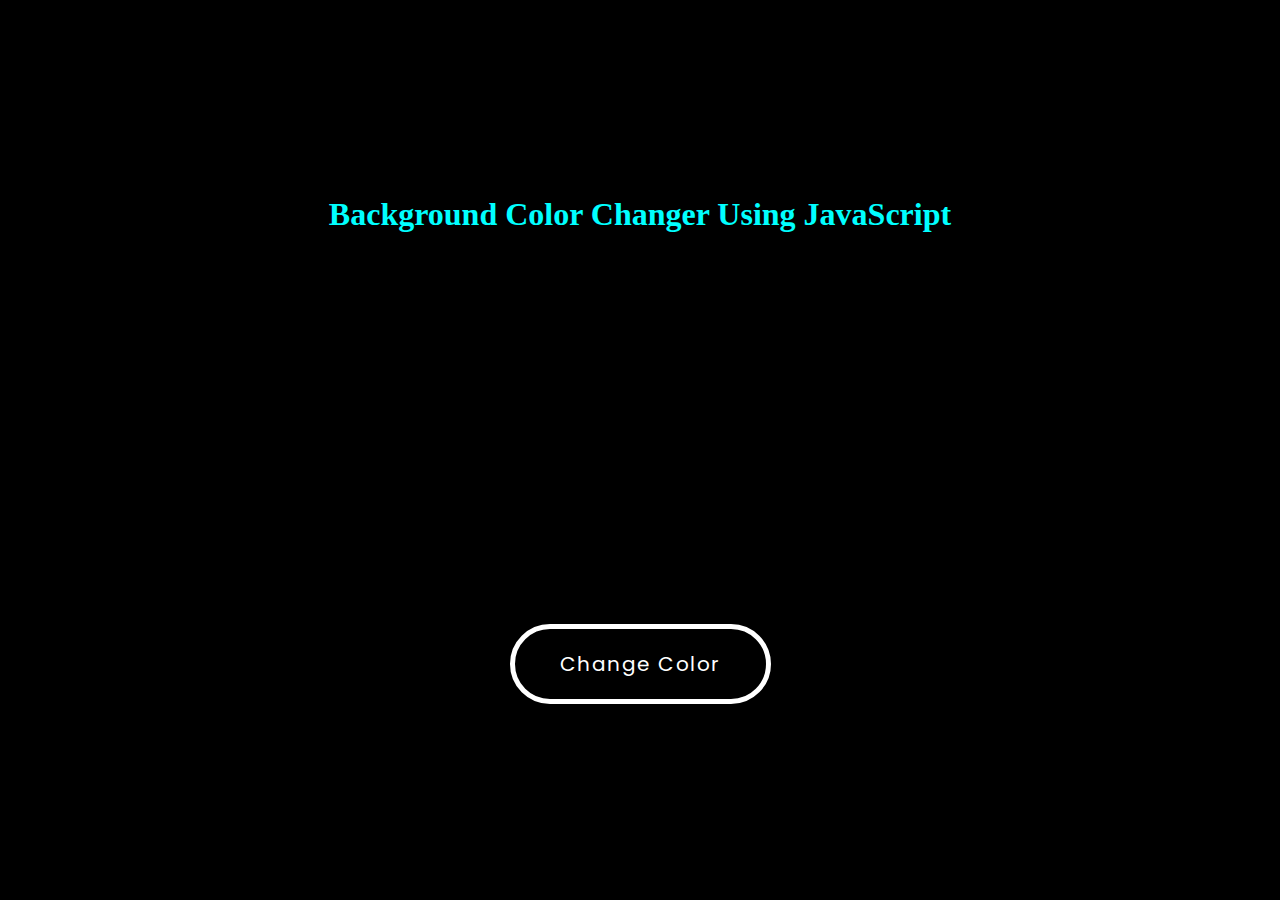
<file: Bg-Color-Changer-Using-JS/index.html>
<!DOCTYPE html>
<html lang="en">
  <head>
    <meta charset="UTF-8" />
    <meta http-equiv="X-UA-Compatible" content="IE=edge" />
    <meta name="viewport" content="width=device-width, initial-scale=1.0" />
    <title>Background Color Changer Using JavaScript</title>
    <link
      href="https://fonts.googleapis.com/css2?family=Poppins:wght@600&display=swap"
      rel="stylesheet"
    />
    <link rel="stylesheet" href="style.css">
    <script src="app.js"></script>
  </head>
  <body>
    <div class="cc">
        <h1>Background Color Changer Using JavaScript</h1>
    </div>
    <button onclick="changeColor()">Change Color</button>
  </body>
</html>
</file>
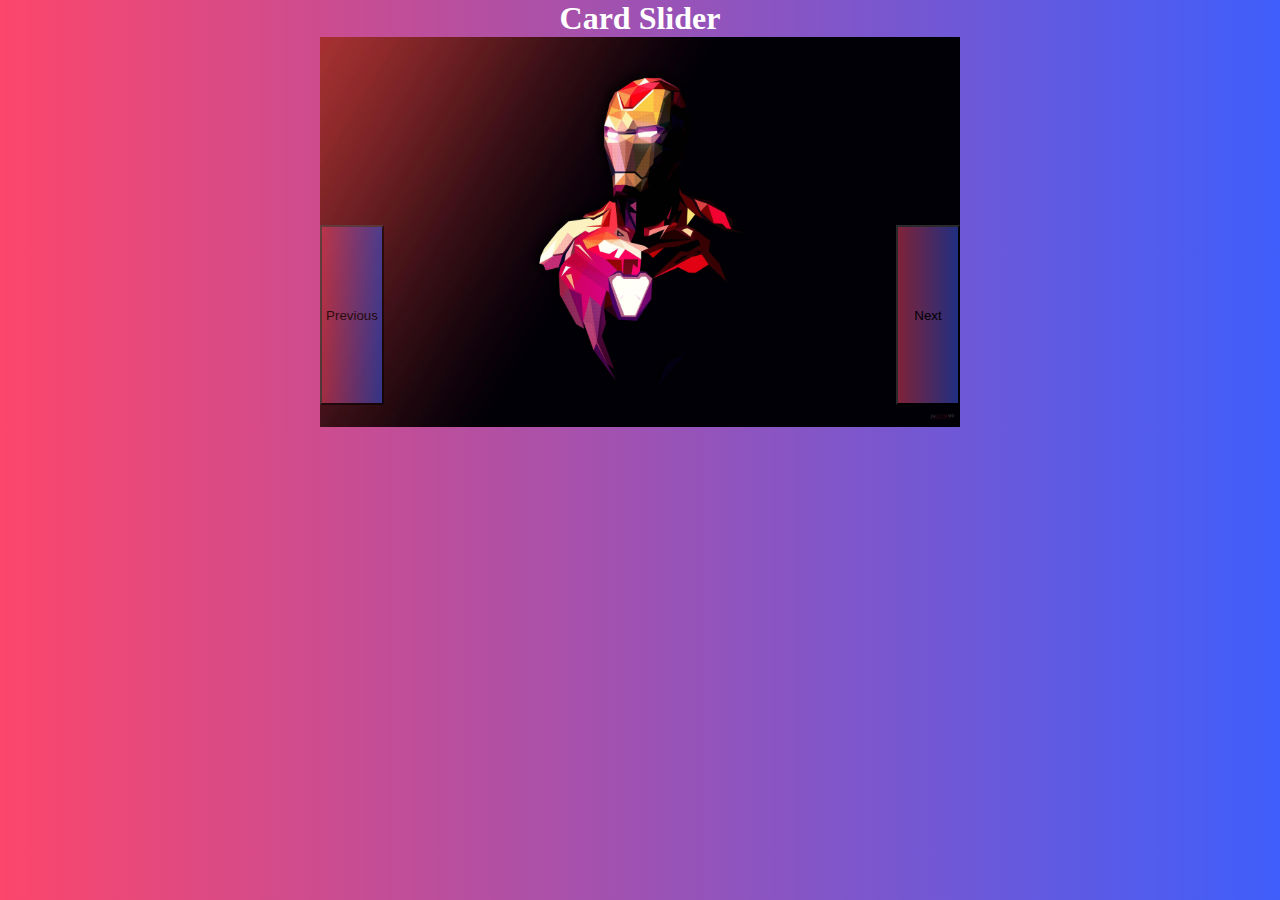
<file: Card-Slider-With-JS/index.html>
<!DOCTYPE html>
<html lang="en">
<head>
    <meta charset="UTF-8">
    <meta http-equiv="X-UA-Compatible" content="IE=edge">
    <meta name="viewport" content="width=device-width, initial-scale=1.0">
    <title>Card-Slider</title>
    <link rel="stylesheet" href="style.css">
</head>
<body>
    <h1>Card Slider</h1>
    <div class="card">
        <div class="cardContainer">
            <img class="slides" src="./Img/Avengers.jpg" id="lastslide">
            <img class="slides" src="./Img/Iron-Man.jpg">
            <img class="slides" src="./Img/SpiderMan.jpg">
            <img class="slides" src="./Img/Thor.jpg">
            <img class="slides" src="./Img/AvengersF.jpg" id="firstslide">
        </div>
    </div>
    <button class="btn" id="prev">Previous</button>
    <button class="btn" id="next">Next</button>
    <script src="./app.js"></script>
</body>
</html>
</file>
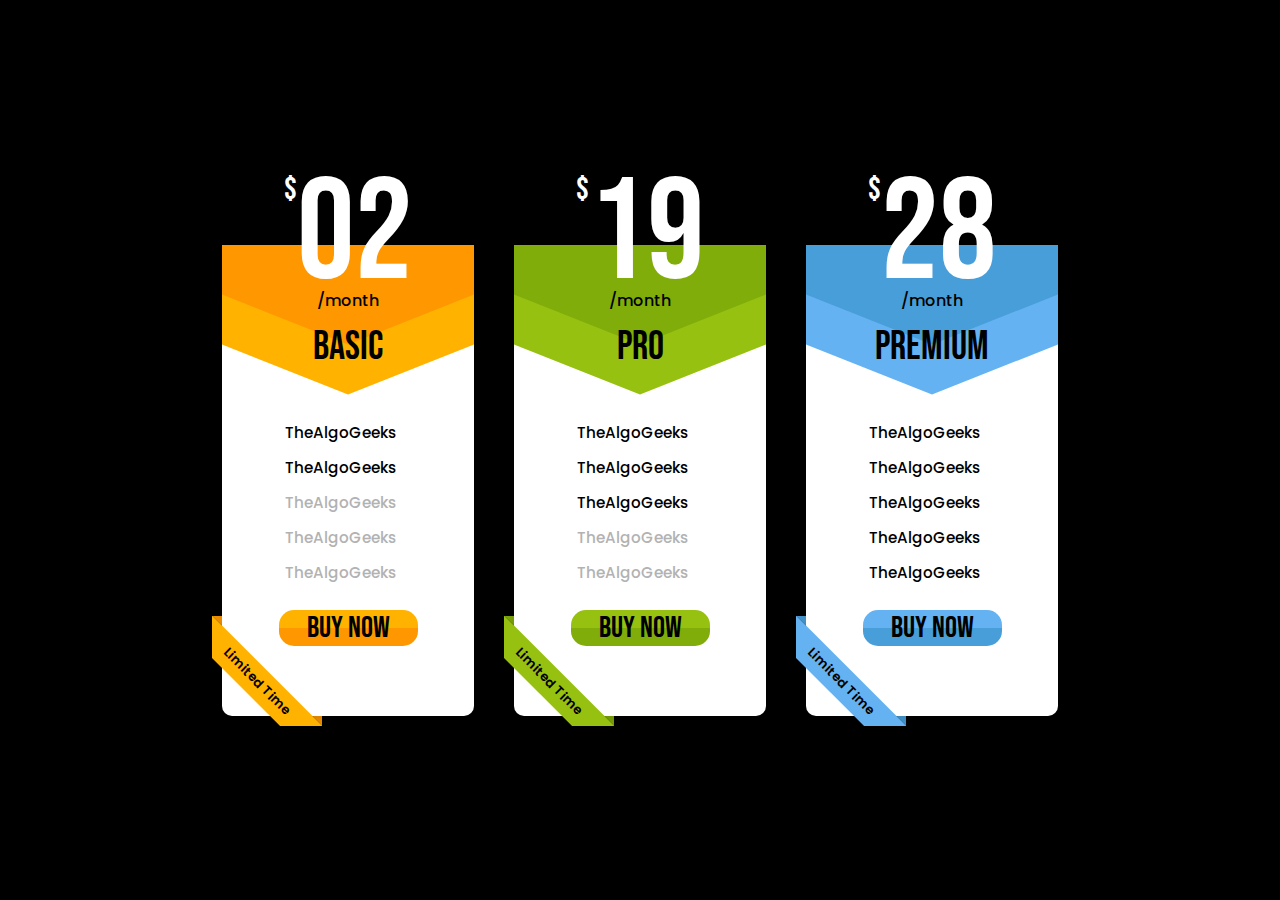
<file: Flat-Pricing-Card-List/index.html>
<!-- <!DOCTYPE html>
<html lang="en">
<head>
    <meta charset="UTF-8">
    <meta http-equiv="X-UA-Compatible" content="IE=edge">
    <meta name="viewport" content="width=device-width, initial-scale=1.0">
    <title>Flat Pricing Card List</title>
    <link rel="stylesheet" href="style.css">
    <link rel="stylesheet" href="https://unicons.iconscout.com/release/v4.0.0/css/line.css">

</head>
<body>
    <section class="main-container">
        <div class="card-container">

         

            <div class="pricing-card card-01">
                <div class="pricing">
                    <div class="price">
                            <sup>$</sup> <span> 12</span>
                    </div>
                    <p>/month</p> <span class="type">Basic</span>
                </div>
                <div class="card-body">
                    <div class="top-shape">
                        <div class="card-content">
                            <ul>
                                <li class="active">TheAlgoGeeks. <i class="uil uil-check-circle"></i> </li>
                                <li class="active">TheAlgoGeeks. <i class="uil uil-check-circle"></i> </li>
                                <li class="active">TheAlgoGeeks. <i class="uil uil-times-circle"></i> </li>
                                <li class="active">TheAlgoGeeks. <i class="uil uil-times-circle"></i> </li>
                                <li class="active">TheAlgoGeeks. <i class="uil uil-times-circle"></i> </li>
                            </ul>
                            <button class="buy-btn">Buy Now</button>
                        </div>
                    </div>
                    <div class="ribbon"></div>
                </div>

           

            <div class="pricing-card card-02">
                <div class="pricing">
                    <div class="price">
                            <sup>$</sup> <span> 20</span>
                    </div>
                    <p>/month</p> <span class="type">Pro</span>
                </div>
                <div class="card-body">
                    <div class="top-shape">
                        <div class="card-content">
                            <ul>
                                <li class="active">TheAlgoGeeks. <i class="uil uil-check-circle"></i> </li>
                                <li class="active">TheAlgoGeeks. <i class="uil uil-check-circle"></i> </li>
                                <li class="active">TheAlgoGeeks. <i class="uil uil-check-circle"></i> </li>
                                <li class="active">TheAlgoGeeks. <i class="uil uil-times-circle"></i> </li>
                                <li class="active">TheAlgoGeeks. <i class="uil uil-times-circle"></i> </li>
                            </ul>
                            <button class="buy-btn">Buy Now</button>
                        </div>
                    </div>
                    <div class="ribbon"></div>
                </div>


            <div class="pricing-card card-03">
                <div class="pricing">
                    <div class="price">
                            <sup>$</sup> <span> 25</span>
                    </div>
                    <p>/month</p> <span class="type">Premium</span>
                </div>
                <div class="card-body">
                    <div class="top-shape">
                        <div class="card-content">
                            <ul>
                                <li class="active">TheAlgoGeeks. <i class="uil uil-check-circle"></i> </li>
                                <li class="active">TheAlgoGeeks. <i class="uil uil-check-circle"></i> </li>
                                <li class="active">TheAlgoGeeks. <i class="uil uil-check-circle"></i> </li>
                                <li class="active">TheAlgoGeeks. <i class="uil uil-check-circle"></i> </li>
                                <li class="active">TheAlgoGeeks. <i class="uil uil-check-circle"></i> </li>
                            </ul>
                            <button class="buy-btn">Buy Now</button>
                        </div>
                    </div>
                    <div class="ribbon"></div>
                </div>

            </div>
        </div>
    </section>
    
</body>
</html> -->

<!DOCTYPE html>
<html lang="en" dir="ltr">

<head>
    <meta charset="utf-8">
    <meta name="viewport" content="width=device-width, initial-scale=1.0">
    <title>Responsive Flat Pricing Card List Design - Using HTML & CSS</title>
    <link rel="stylesheet" href="style.css">
    <link rel="stylesheet" href="https://unicons.iconscout.com/release/v4.0.0/css/line.css">
</head>

<body>
    <section class="main-container">
        <div class="card-container">
            <div class="pricing-card card-01">
                <div class="pricing">
                    <div class="price">
                        <sup>$</sup> <span>02</span>
                    </div>
                    <p>/month</p> <span class="type">Basic</span>
                </div>
                <div class="card-body">
                    <div class="top-shape"></div>
                    <div class="card-content">
                        <ul>
                            <li class="active">TheAlgoGeeks <i class="uil uil-check-circle"></i></li>
                            <li class="active">TheAlgoGeeks <i class="uil uil-check-circle"></i></li>
                            <li class="disabled">TheAlgoGeeks <i class="uil uil-times-circle"></i></li>
                            <li class="disabled">TheAlgoGeeks <i class="uil uil-times-circle"></i></li>
                            <li class="disabled">TheAlgoGeeks <i class="uil uil-times-circle"></i></li>
                        </ul> <button class="buy-btn">Buy Now</button>
                    </div>
                </div>
                <div class="ribbon"></div>
            </div>
            <div class="pricing-card card-02">
                <div class="pricing">
                    <div class="price"> <sup>$</sup> <span>19</span> </div>
                    <p>/month</p> <span class="type">Pro</span>
                </div>
                <div class="card-body">
                    <div class="top-shape"></div>
                    <div class="card-content">
                        <ul>
                            <li class="active">TheAlgoGeeks <i class="uil uil-check-circle"></i></li>
                            <li class="active">TheAlgoGeeks <i class="uil uil-check-circle"></i></li>
                            <li class="active">TheAlgoGeeks <i class="uil uil-check-circle"></i></li>
                            <li class="disabled">TheAlgoGeeks <i class="uil uil-times-circle"></i></li>
                            <li class="disabled">TheAlgoGeeks <i class="uil uil-times-circle"></i></li>
                        </ul> <button class="buy-btn">Buy Now</button>
                    </div>
                </div>
                <div class="ribbon"></div>
            </div>
            <div class="pricing-card card-03">
                <div class="pricing">
                    <div class="price"> <sup>$</sup> <span>28</span> </div>
                    <p>/month</p> <span class="type">Premium</span>
                </div>
                <div class="card-body">
                    <div class="top-shape"></div>
                    <div class="card-content">
                        <ul>
                            <li class="active">TheAlgoGeeks <i class="uil uil-check-circle"></i></li>
                            <li class="active">TheAlgoGeeks <i class="uil uil-check-circle"></i></li>
                            <li class="active">TheAlgoGeeks <i class="uil uil-check-circle"></i></li>
                            <li class="active">TheAlgoGeeks <i class="uil uil-check-circle"></i></li>
                            <li class="active">TheAlgoGeeks <i class="uil uil-check-circle"></i></li>
                        </ul> <button class="buy-btn">Buy Now</button>
                    </div>
                </div>
                <div class="ribbon"></div>
            </div>
        </div>
    </section>
</body>

</html>
</file>
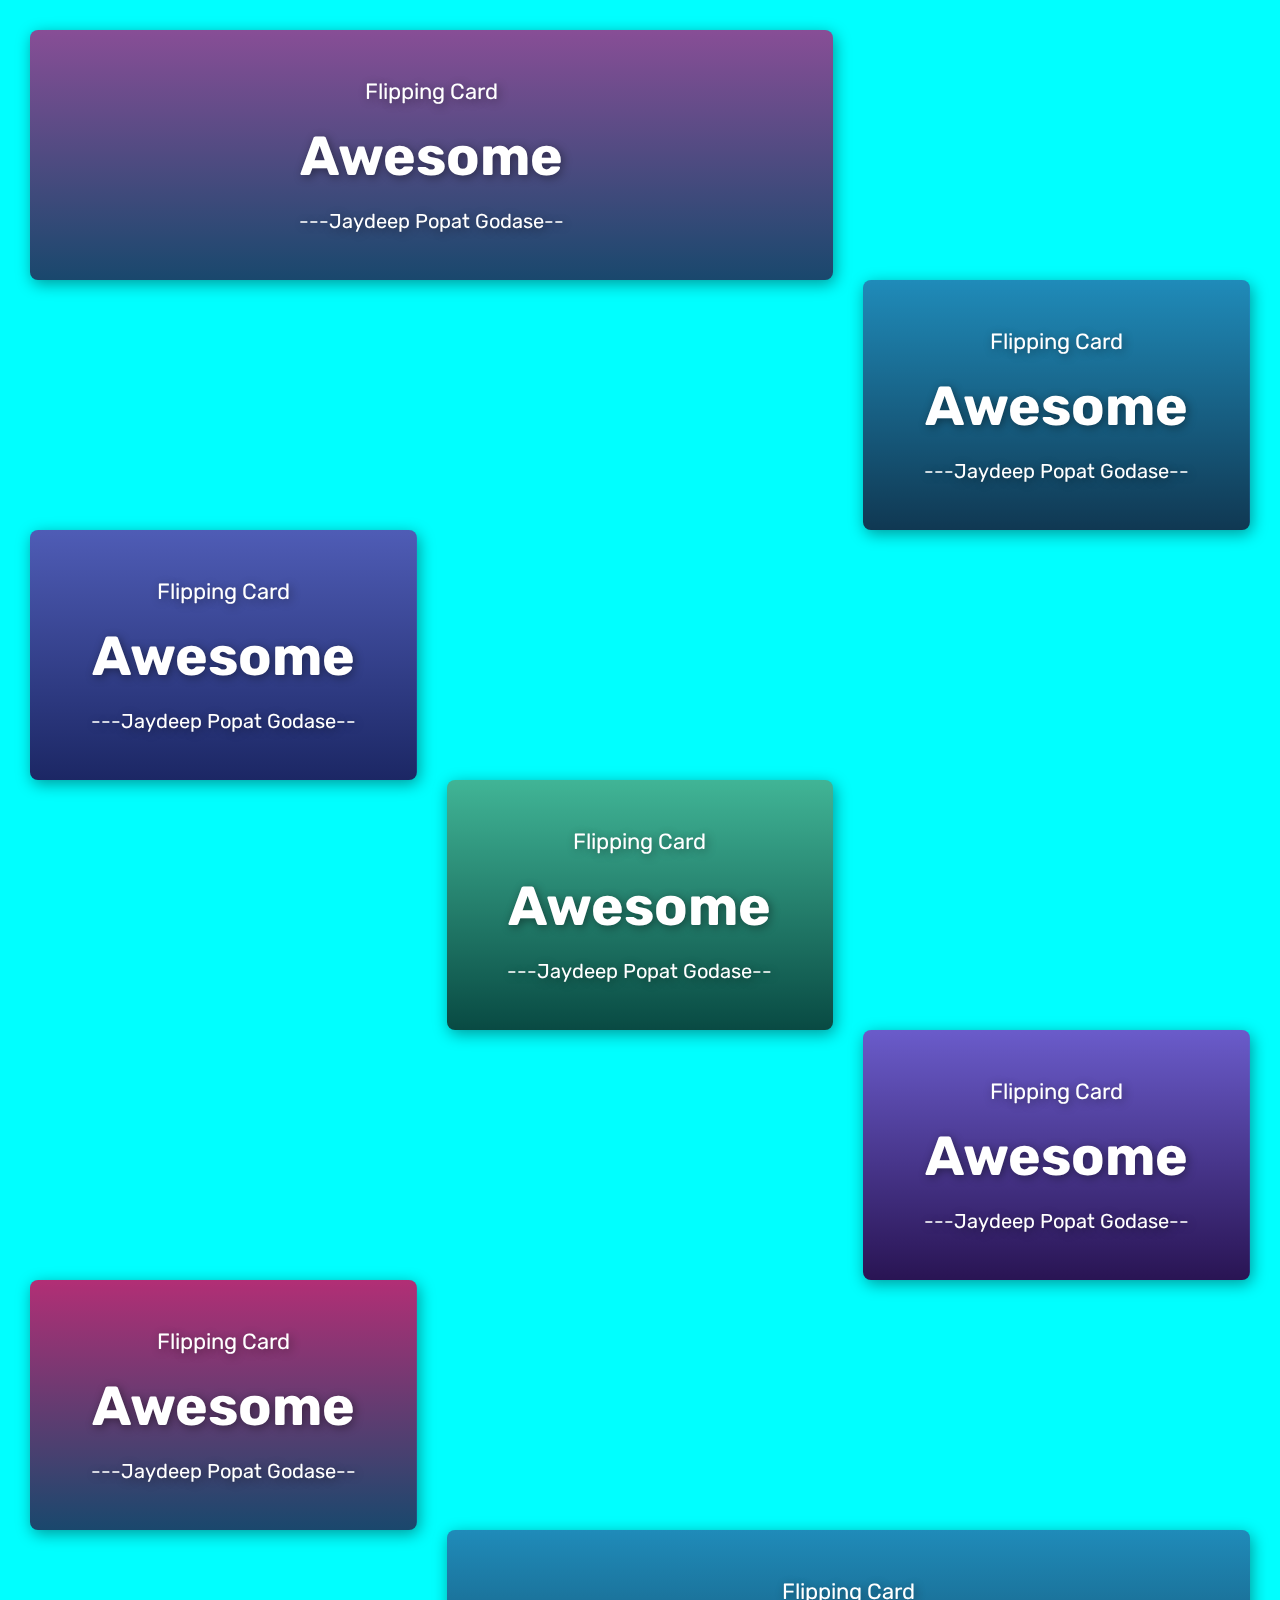
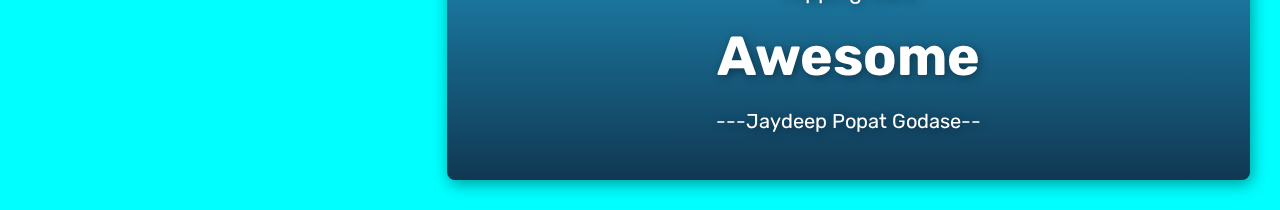
<file: Flipping-card-using-html-css/index.html>
<!DOCTYPE html>
<html lang="en">
<head>
    <meta charset="UTF-8">
    <meta http-equiv="X-UA-Compatible" content="IE=edge">
    <meta name="viewport" content="width=device-width, initial-scale=1.0">
    <title>Flipping Card</title>
    <link rel="stylesheet" href="style.css">
    <script src="app.js"></script>
</head>
<body>

<!-- Card One -->

    <div class="grids">
        <div class="card-one">
            <div class="card-side card-side--front" id="front-1">
                <div class="text-box">
                    <h3 class="text-box-top">Flipping Card</h3>
                    <h1 class="text-box-middle">Awesome</h1>
                    <h3 class="text-box-lower">---Jaydeep Popat Godase--</h3>
                </div>
            </div>
            <div class="card-side card-side--back" id="back-1">
                <div class="text-box">
                    <h3 class="text-box-top">Card Flipped</h3>
                    <h1 class="text-box-middle">Great</h1>
                    <h3 class="text-box-lower">---Jaydeep Popat Godase--</h3>
                </div>
            </div>
        </div>
    </div>

    <!-- Card Two -->

    <div class="grids">
        <div class="card-two">
            <div class="card-side card-side--front" id="front-2">
                <div class="text-box">
                    <h3 class="text-box-top">Flipping Card</h3>
                    <h1 class="text-box-middle">Awesome</h1>
                    <h3 class="text-box-lower">---Jaydeep Popat Godase--</h3>
                </div>
            </div>
            <div class="card-side card-side--back" id="back-2">
                <div class="text-box">
                    <h3 class="text-box-top">Card Flipped</h3>
                    <h1 class="text-box-middle">Great</h1>
                    <h3 class="text-box-lower">---Jaydeep Popat Godase--</h3>
                </div>
            </div>
        </div>
    </div>

<!-- Card Three -->

    <div class="grids">
        <div class="card-three">
            <div class="card-side card-side--front" id="front-3">
                <div class="text-box">
                    <h3 class="text-box-top">Flipping Card</h3>
                    <h1 class="text-box-middle">Awesome</h1>
                    <h3 class="text-box-lower">---Jaydeep Popat Godase--</h3>
                </div>
            </div>
            <div class="card-side card-side--back" id="back-3">
                <div class="text-box">
                    <h3 class="text-box-top">Card Flipped</h3>
                    <h1 class="text-box-middle">Great</h1>
                    <h3 class="text-box-lower">---Jaydeep Popat Godase--</h3>
                </div>
            </div>
        </div>
    </div>

    <!-- Card Four -->

    <div class="grids">
        <div class="card-four">
            <div class="card-side card-side--front" id="front-4">
                <div class="text-box">
                    <h3 class="text-box-top">Flipping Card</h3>
                    <h1 class="text-box-middle">Awesome</h1>
                    <h3 class="text-box-lower">---Jaydeep Popat Godase--</h3>
                </div>
            </div>
            <div class="card-side card-side--back" id="back-4">
                <div class="text-box">
                    <h3 class="text-box-top">Card Flipped</h3>
                    <h1 class="text-box-middle">Great</h1>
                    <h3 class="text-box-lower">---Jaydeep Popat Godase--</h3>
                </div>
            </div>
        </div>
    </div>

<!-- Card Five -->

    <div class="grids">
        <div class="card-five">
            <div class="card-side card-side--front" id="front-5">
                <div class="text-box">
                    <h3 class="text-box-top">Flipping Card</h3>
                    <h1 class="text-box-middle">Awesome</h1>
                    <h3 class="text-box-lower">---Jaydeep Popat Godase--</h3>
                </div>
            </div>
            <div class="card-side card-side--back" id="back-5">
                <div class="text-box">
                    <h3 class="text-box-top">Card Flipped</h3>
                    <h1 class="text-box-middle">Great</h1>
                    <h3 class="text-box-lower">---Jaydeep Popat Godase--</h3>
                </div>
            </div>
        </div>
    </div>

<!-- Card Six -->

    <div class="grids">
        <div class="card-six">
            <div class="card-side card-side--front" id="front-6">
                <div class="text-box">
                    <h3 class="text-box-top">Flipping Card</h3>
                    <h1 class="text-box-middle">Awesome</h1>
                    <h3 class="text-box-lower">---Jaydeep Popat Godase--</h3>
                </div>
            </div>
            <div class="card-side card-side--back" id="back-6">
                <div class="text-box">
                    <h3 class="text-box-top">Card Flipped</h3>
                    <h1 class="text-box-middle">Great</h1>
                    <h3 class="text-box-lower">---Jaydeep Popat Godase--</h3>
                </div>
            </div>
        </div>
    </div>

<!-- Card Seven -->

    <div class="grids">
        <div class="card-seven">
            <div class="card-side card-side--front" id="front-7">
                <div class="text-box">
                    <h3 class="text-box-top">Flipping Card</h3>
                    <h1 class="text-box-middle">Awesome</h1>
                    <h3 class="text-box-lower">---Jaydeep Popat Godase--</h3>
                </div>
            </div>
            <div class="card-side card-side--back" id="back-7">
                <div class="text-box">
                    <h3 class="text-box-top">Card Flipped</h3>
                    <h1 class="text-box-middle">Great</h1>
                    <h3 class="text-box-lower">---Jaydeep Popat Godase--</h3>
                </div>
            </div>
        </div>
    </div>

</body>
</html>
</file>
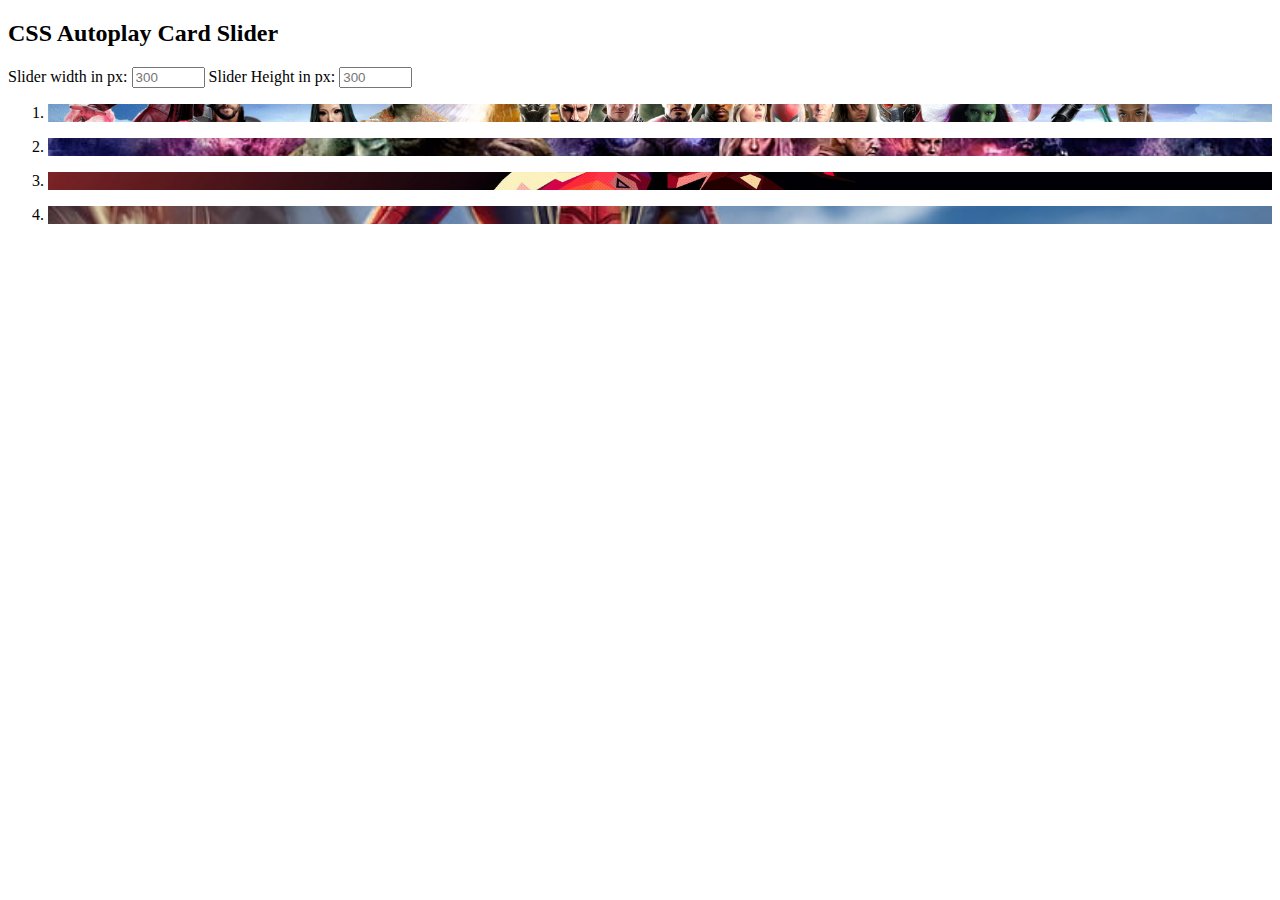
<file: Infinite-Autoplay-Card-Slider/index.html>
<!DOCTYPE html>
<html lang="en">
<head>
    <meta charset="UTF-8">
    <meta http-equiv="X-UA-Compatible" content="IE=edge">
    <meta name="viewport" content="width=device-width, initial-scale=1.0">
    <title>Infinity Autoplay Card Slider</title>
    <link rel="stylesheet" href="./style.css">
</head>
<body>
    <h2>CSS Autoplay Card Slider</h2>
    <div id="sliderSetting">
        <label for="slider-width">Slider width in px:</label>
        <input type="text" id="slider-width" name="slider-width" minlength="2" maxlength="4" size="6" placeholder="300">

        <label for="slider-height">Slider Height in px:</label>
        <input type="text" id="slider-height" name="slider-height" minlength="2" maxlength="4" size="6" placeholder="300">
    </div>

    <div id="pSlider">
        <ol id="slider-container" dir="ltr">
            <li id="slide-1" class="li-slide">
                <div class="slide-snapper"></div>
                <a class="prev-slide" href="#slide-4"></a>
                <a class="next-slide" href="#slide-2"></a>
            </li>
            <li id="slide-2" class="li-slide">
                <div class="slide-snapper"></div>
                <a class="prev-slide" href="#slide-1"></a>
                <a class="next-slide" href="#slide-3"></a>
            </li>
            <li id="slide-3" class="li-slide">
                <div class="slide-snapper"></div>
                <a class="prev-slide" href="#slide-2"></a>
                <a class="next-slide" href="#slide-4"></a>
            </li>
            <li id="slide-4" class="li-slide">
                <div class="slide-snapper"></div>
                <a class="prev-slide" href="#slide-3"></a>
                <a class="next-slide" href="#slide-1"></a>
            </li>
        </ol>
    </div>
</body>
</html>
</file>
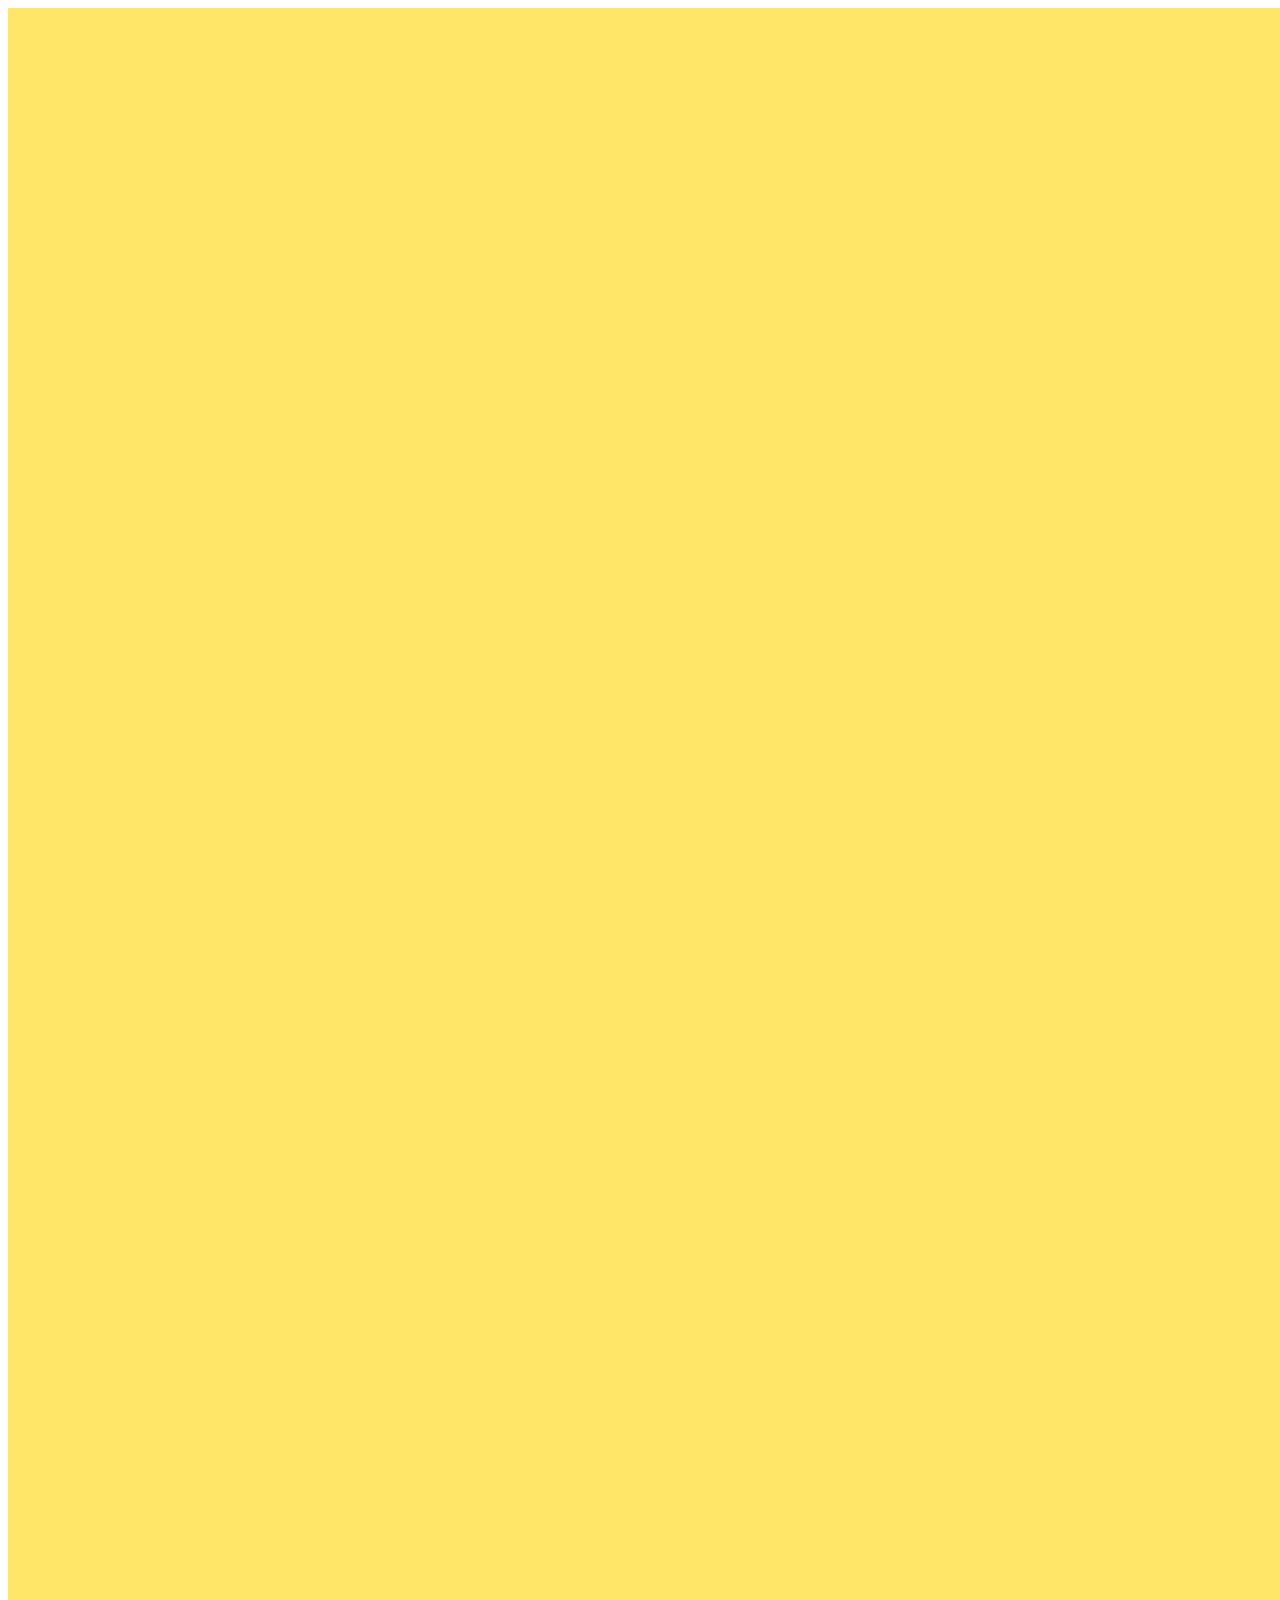
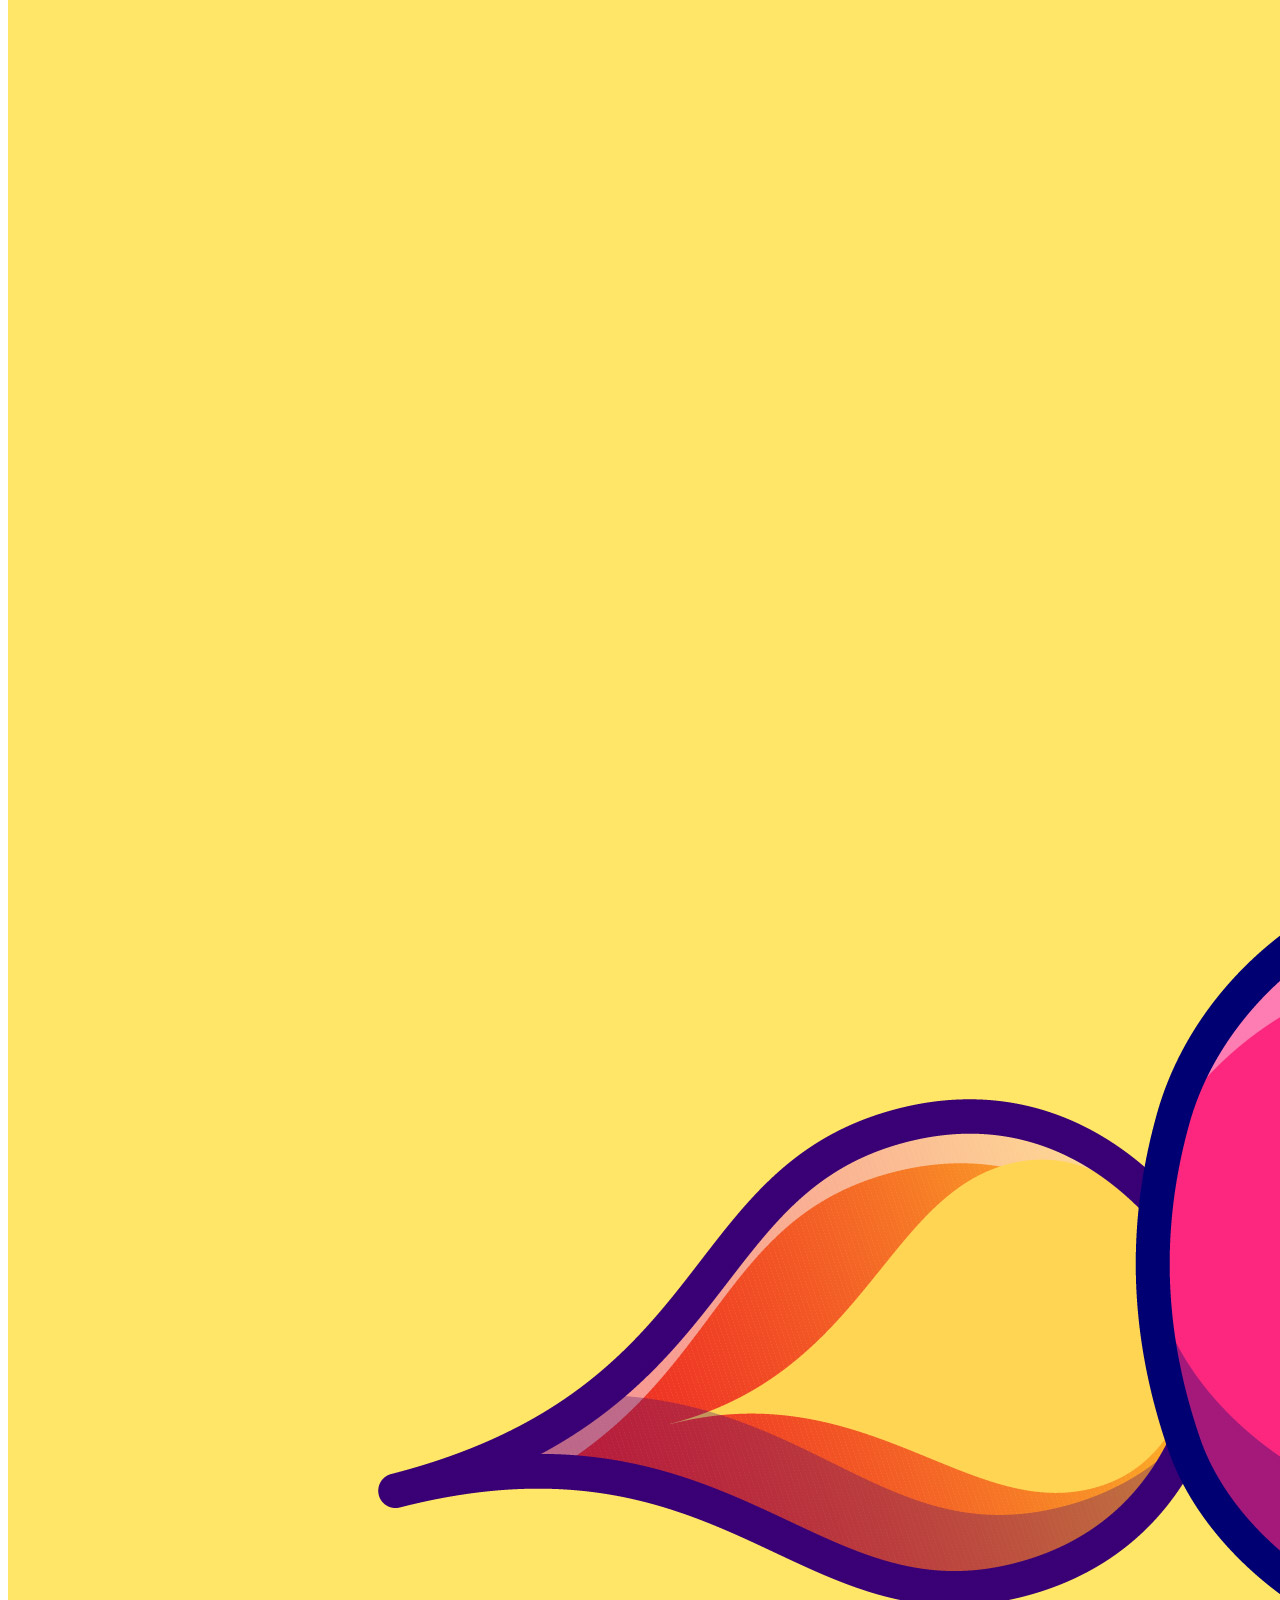
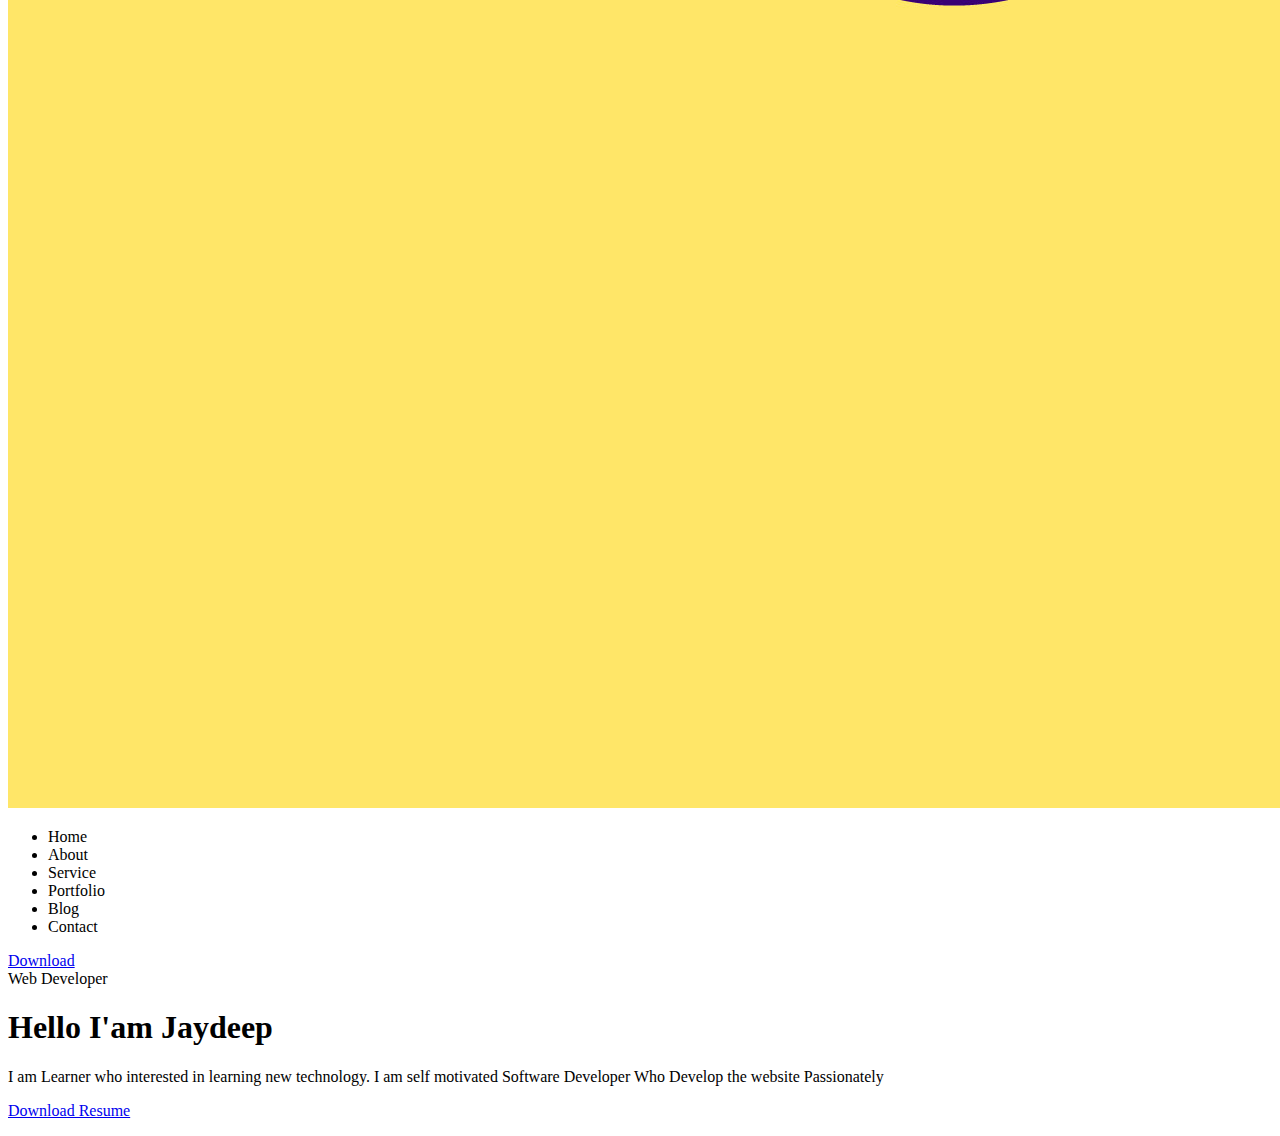
<file: Personal-Portfolio-Website/index.html>
<!DOCTYPE html>
<html lang="en">
<head>
    <meta charset="UTF-8">
    <meta http-equiv="X-UA-Compatible" content="IE=edge">
    <meta name="viewport" content="width=device-width, initial-scale=1.0">
    <title>Document</title>
</head>
<body>
    <div class="Hero">
            <nav>
                <img src="./logo.jpg" alt="">
            <ul>
                <li><A href="#"></A> Home</li>
                <li><A href="#"></A> About</li>
                <li><A href="#"></A> Service</li>
                <li><A href="#"></A> Portfolio</li>
                <li><A href="#"></A> Blog</li>
                <li><A href="#"></A> Contact</li>
            </ul>
            <A href="#" class="btn">Download</A>
            </nav>

            <div class="content">
                <span class="title">Web Developer</span>
                <h1>Hello I'am <span> Jaydeep</span></h1>
                <p>I am Learner who interested in learning new technology. I am self motivated Software Developer Who Develop the website Passionately </p>
                <p><A href="#" class="btn">Download Resume</A> </p>

            </div>
    </div>
</body>
</html>
</file>
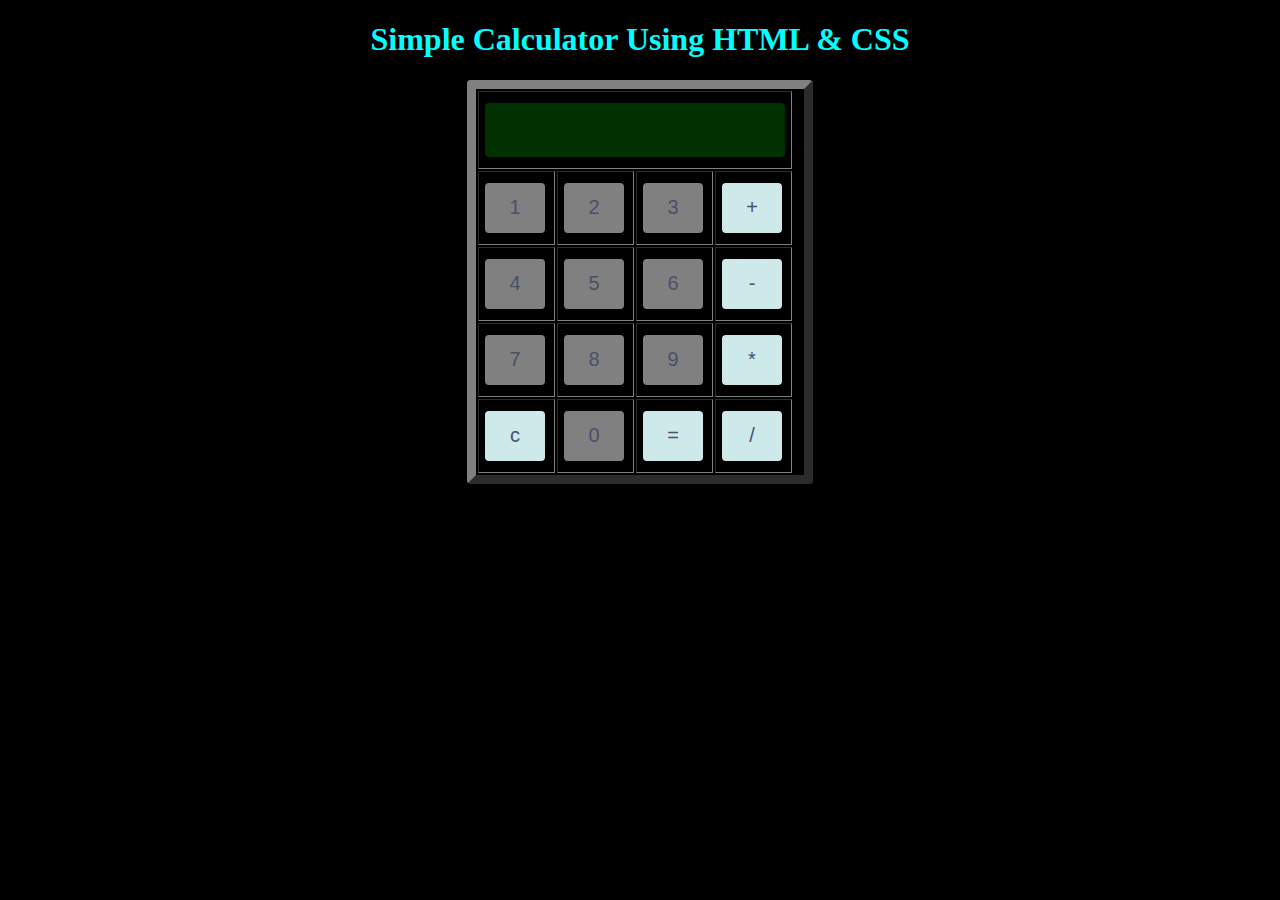
<file: Simple-Calculator-Using-HTML-CSS/index.html>
<!DOCTYPE html>
<html lang="en">
  <head>
    <meta charset="UTF-8" />
    <meta http-equiv="X-UA-Compatible" content="IE=edge" />
    <meta name="viewport" content="width=device-width, initial-scale=1.0" />
    <title>Calculator</title>
    <link rel="stylesheet" href="style.css" />
  </head>
  <body>
    <h1>Simple Calculator Using HTML & CSS</h1>
    <form name="calculator">
      <table border="9">
        <tr>
          <td colspan="4">
            <input type="text" name="display" id="jp" value="" readonly />
          </td>
        </tr>
        <td>
          <input
            type="button"
            value="1"
            onClick="calculator.display.value+=1"
          />
        </td>
        <td>
          <input
            type="button"
            value="2"
            onClick="calculator.display.value+=2"
          />
        </td>
        <td>
          <input
            type="button"
            value="3"
            onClick="calculator.display.value+=3"
          />
        </td>
        <td>
          <input
            type="button"
            class="operator"
            name="plus"
            value="+"
            onClick="calculator.display.value+='+'"
          />
        </td>
        <tr>
          <td>
            <input
              type="button"
              value="4"
              onClick="calculator.display.value+=4"
            />
          </td>
          <td>
            <input
              type="button"
              value="5"
              onClick="calculator.display.value+=5"
            />
          </td>
          <td>
            <input
              type="button"
              value="6"
              onClick="calculator.display.value+=6"
            />
          </td>
          <td>
            <input
              type="button"
              class="operator"
              name="minus"
              value="-"
              onClick="calculator.display.value+='-'"
            />
          </td>
        </tr>
        <tr>
          <td>
            <input
              type="button"
              value="7"
              onClick="calculator.display.value+=7"
            />
          </td>
          <td>
            <input
              type="button"
              value="8"
              onClick="calculator.display.value+=8"
            />
          </td>
          <td>
            <input
              type="button"
              value="9"
              onClick="calculator.display.value+=9"
            />
          </td>
          <td>
            <input
              type="button"
              class="operator"
              name="multi"
              value="*"
              onClick="calculator.display.value+='*'"
            />
          </td>
        </tr>
        <tr>
          <td>
            <input
              type="button"
              id="clear"
              name="clear"
              value="c"
              onClick="calculator.display.value=''"
            />
          </td>
          <td>
            <input
              type="button"
              value="0"
              onClick="calculator.display.value+=0"
            />
          </td>
          <td>
            <input
              type="button"
              class="operator"
              name="equal"
              value="="
              onClick="calculator.display.value=eval(calculator.display.value)"
            />
          </td>
          <td>
            <input
              type="button"
              class="operator"
              name="div"
              value="/"
              onClick="calculator.display.value+='/'"
            />
          </td>
        </tr>
      </table>
    </form>
  </body>
</html>
</file>
<file: Bg-Color-Changer-Using-JS/style.css>
*{
    padding: 0;
    margin: 0
}

body{
    background-color: black;
    height: 100vh;
    display: grid;
    place-items: center;
}

.cc{
    color: aqua;
}

button{
    font-family:'Poppins',sans-serif;
    font-size: 20px;
    padding: 20px 45px;
    background-color: transparent;
    border: 5px solid #ffffff;
    color: #ffffff;
    letter-spacing: 1.5px;
    border-radius: 50px;
    cursor: pointer;
    outline: none;
}
</file>
<file: Card-Slider-With-JS/style.css>
*{
    margin: 0px;
    padding: 0px;
    box-sizing: border-box;
    background: linear-gradient(90deg, #FC466B 0%, #3F5EFB 100%);
}
h1{
    text-align: center;
    color: white;
}
.card{
    width: 50%;
    margin: auto;
    overflow: hidden;
}
.cardContainer{
    display: flex;
}
.slides{
    width: 100%;
    height: 390px;
}
.btn{
    position: relative;
    transition: 0.1s ease-in;
}
#next{
    position: absolute;
    background-color: white;
    opacity: 0.5;
    top: 25%;
    right: 25%;
    width: 5%;
    height: 20%;
    z-index: 5;
}
#next:hover{
    opacity: 0.2;
}
#prev{
    position: absolute;
    background-color: white;
    opacity: 0.5;
    top: 25%;
    left: 25%;
    width: 5%;
    height: 20%;
    z-index: 5;
}
#prev:hover{
    opacity: 0.2;
}
</file>
<file: Flat-Pricing-Card-List/style.css>
/* @import url("https://fonts.googleapis.com/css2?family=Poppins:wght@400;500;600&display=swap");
@import url("https://fonts.googleapis.com/css2?family=Bebas+Neue&display=swap");

:root {

  --card-01-color-01: #ffb200;
  --card-01-color-02: #ff9700;
  --card-02-color-01: #96c110;
  --card-02-color-02: #80ad0a;
  --card-03-color-01: #64b2f2;
  --card-03-color-02: #489ed9;
  --card-body-bg-color: #fff;
  --text-disabled-color: #ff0404;
  --body-bg-color: #e5f6ff;

  
  --poppins-font: "poppins", sans-serif;
  --bebas-font: "bebas Neue", cursive;
}

* {
  margin: 0;
  padding: 0;
  box-sizing: border-box;
}

body {
  background: var(--body-bg-color);
}

.main-container {
  position: relative;
  max-width: 900px;
  min-height: 100vh;
  margin-left: auto;
  margin-right: auto;
  padding: 0 2rem;
  display: flex;
  justify-content: center;
  align-items: center;
}

.card-container {
  display: grid;
  width: 100%;
  grid-template-columns: repeat(auto-fill, minmax(230px, 1fr));
  gap: 40px;
  margin: 50px 0;
}

.pricing-card {
  position: relative;
}

.card-body {
  position: relative;
  width: 100%;
  background: var(--card-body-bg-color);
  border-radius: 0 0 10px 10px;
  box-shadow: 0 5px 25px rgb(0 0 0 / 20%);
  margin-top: 60px;
}

.card-body .top-shape {
  clip-path: polygon(0 0, 100% 0%, 50% 50% 75%, 0 50%);
  height: 200px;
}

.card-01 .card-body .top-shape {
  background: var(--card-01-color-01);
}

.card-02 .card-body .top-shape {
  background: var(--card-02-color-01);
}

.card-03 .card-body .top-shape {
  background: var(--card-03-color-01);
}

.card-body .top-shape::before {
  content: "";
  position: absolute;
  clip-path: polygon(0 0, 100% 0%, 100% 25%, 50% 50%, 0 25%);
  width: 100%;
  height: 200px;
}

.card-01 .card-body .top-shape::before {
  background: var(--card-01-color-02);
}

.card-02 .card-body .top-shape::before {
  background: var(--card-02-color-02);
}

.card-03 .card-body .top-shape::before {
  background: var(--card-03-color-02);
}

.pricing {
  z-index: 999;
  font-family: var(--bebas-font);
  text-align: center;
  position: absolute;
  width: 100%;
}

.price {
  display: flex;
  justify-content: center;
  margin-bottom: 3px;
}

.price span {
  font-size: 9em;
  line-height: 100px;
}

.price sup {
  font-size: 2em;
  transform: translateY(-15px);
}

.pricing p {
  font-family: var(--poppins-font);
  font-weight: 500;
  margin-bottom: 10px;
}

.pricing .type {
  text-transform: uppercase;
  font-size: 2.5em;
}

.card-body .card-content {
  display: flex;
  justify-content: center;
  align-items: center;
  flex-direction: column;
  transform: translateY(-30px);
}

.card-body .card-content ul li {
  list-style: none;
  font-size: 0.95em;
  font-weight: 500;
  display: flex;
  justify-content: center;
  align-items: center;
  line-height: 35px;
  white-space: nowrap;
}

.card-body .card-content ul li i {
  font-size: 1.9em;
  margin-left: 15px;
}

.card-01 .card-body .card-content ul .active i {
  color: var(--card-01-color-01);
}

.card-02 .card-body .card-content ul .active i {
  color: var(--card-02-color-01);
}

.card-03 .card-body .card-content ul .active i {
  color: var(--card-03-color-01);
}

.card-body .card-content ul .disabled{
    color: var(--text-disabled-color);
}

.card-body .card-content ul .disabled i{
    color: var(--icons-);
}

.card-content .buy-btn{
    font-family: var(--bebas-font);
    border: none;
    outline: none;
    padding: 0 28px;
    border-radius: 15 px;
    text-transform: uppercase;
    font-size: 1.9em;
    cursor: pointer;
    margin-bottom: 40px;
}

.card-01 .card-content .buy-btn{
    background: linear-gradient(var(--card-01-color-01) 50%, var(--card-01-color-02) 50%);
}

.card-02 .card-content .buy-btn{
    background: linear-gradient(var(--card-02-color-01) 50%, var(--card-02-color-02) 50%);
}

.card-03 .card-content .buy-btn{
    background: linear-gradient(var(--card-03-color-01) 50%, var(--card-03-color-02) 50%);
}

.card-01 .card-content .buy-btn:hover{
    background: linear-gradient(var(--card-01-color-02) 50%, var(--card-01-color-01) 50%);
}

.card-02 .card-content .buy-btn:hover{
    background: linear-gradient(var(--card-02-color-02) 50%, var(--card-02-color-01) 50%);
}

.card-03 .card-content .buy-btn:hover{
    background: linear-gradient(var(--card-03-color-02) 50%, var(--card-03-color-01) 50%);
}

.ribbon{
    width: 110px;
    height: 110px;
    position: absolute;
    bottom: -10px;
    left: -10px;
    display: flex;
    justify-content: center;
    align-items: center;
    overflow: hidden;
}

.ribbon:before{
    content: 'Limited Time';
    display: flex;
    justify-content: center;
    align-items: center;
    font-family: var(--poppins-font);
    font-size: 0.8em;
    font-weight: 600;
    position: absolute;
    width: 150%;
    height: 30px;
    transform: rotate(45deg) translateY(15px);
}

.card-01 .ribbon:before{
  background: var(--card-01-color-01);
}

.card-02 .ribbon:before{
  background: var(--card-02-color-01);
}

.card-03 .ribbon:before{
  background: var(--card-03-color-01);
}

.ribbon:after{
  z-index: -1;
  content: '';
  position: absolute;
  width: 150%;
  height: 30px;
  transform: rotate(225deg) translateY(15px);
}

.card-01 .ribbon:after{
  background: var(--card-01-color-02);
}

.card-02 .ribbon:after{
  background: var(--card-02-color-02);
}

.card-03 .ribbon:after{
  background: var(--card-03-color-02);
}

@media screen and (max-width:845px) {
  .main-container{
    max-width: 680px;
  }

  .pricing-card{
    margin: 20px 0
  }
}

@media screen and(max-width:575px) {
  .main-container{
    max-width: 350px;
  }
} */

/*============ Google fonts ============*/
@import url('https://fonts.googleapis.com/css2?family=Poppins:wght@400;500;600&display=swap');
@import url('https://fonts.googleapis.com/css2?family=Bebas+Neue&display=swap');

:root{
  /*===== Colors =====*/
  --card-01-color-01: #ffb200;
  --card-01-color-02: #ff9700;
  --card-02-color-01: #96c110;
  --card-02-color-02: #80ad0a;
  --card-03-color-01: #64b2f2;
  --card-03-color-02: #489ed9;
  --card-body-bg-color: #fff;
  --text-disabled-color: #b2b2b2;
  --icon-disabled-color: #ff0404;
  --body-bg-color: #e5f6ff;

  /*===== Fonts =====*/
  --poppins-font: 'Poppins', sans-serif;
  --bebas-font: 'Bebas Neue', cursive;
}

*{
  margin: 0;
  padding: 0;
  box-sizing: border-box;
}

body{
  background: black;
}

.main-container{
  position: relative;
  max-width: 900px;
  min-height: 100vh;
  margin-left: auto;
  margin-right: auto;
  padding: 0 2rem;
  display: flex;
  justify-content: center;
  align-items: center;
}

.card-container{
  display: grid;
  width: 100%;
  grid-template-columns: repeat(auto-fill, minmax(230px, 1fr));
  gap: 40px;
  margin: 50px 0;
}

.pricing-card{
  position: relative;
}

.card-body{
  position: relative;
  width: 100%;
  background: var(--card-body-bg-color);
  border-radius: 0 0 10px 10px;
  box-shadow: 0 5px 25px rgb(0 0 0 / 20%);
  margin-top: 60px;
}

.card-body .top-shape{
  clip-path: polygon(0 0, 100% 0%, 100% 50%, 50% 75%, 0 50%);
  height: 200px;
}

.card-01 .card-body .top-shape{
  background: var(--card-01-color-01);
}

.card-02 .card-body .top-shape{
  background: var(--card-02-color-01);
}

.card-03 .card-body .top-shape{
  background: var(--card-03-color-01);
}

.card-body .top-shape:before{
  content: '';
  position: absolute;
  clip-path: polygon(0 0, 100% 0%, 100% 25%, 50% 50%, 0 25%);
  width: 100%;
  height: 200px;
}

.card-01 .card-body .top-shape:before{
  background: var(--card-01-color-02);
}

.card-02 .card-body .top-shape:before{
  background: var(--card-02-color-02);
}

.card-03 .card-body .top-shape:before{
  background: var(--card-03-color-02);
}

.pricing{
  z-index: 999;
  font-family: var(--bebas-font);
  text-align: center;
  position: absolute;
  width: 100%;
}

.price{
  display: flex;
  justify-content: center;
  margin-bottom: 3px;
}

.price span{
  color: white;
  font-size: 9em;
  line-height: 100px;
}

.price sup{
  color: white;
  font-size: 2em;
  transform: translateY(-15px);
}

.pricing p{
  font-family: var(--poppins-font);
  font-weight: 500;
  margin-bottom: 10px;
}

.pricing .type{
  text-transform: uppercase;
  font-size: 2.5em;
}

.card-body .card-content{
  display: flex;
  justify-content: center;
  align-items: center;
  flex-direction: column;
  transform: translateY(-30px);
}

.card-body .card-content ul{
  width: 100%;
  font-family: var(--poppins-font);
  text-align: center;
  margin-bottom: 20px;
  padding: 0 20px;
}

.card-body .card-content ul li{
  list-style: none;
  font-size: 0.95em;
  font-weight: 500;
  display: flex;
  justify-content: center;
  align-items: center;
  line-height: 35px;
  white-space: nowrap;
}

.card-body .card-content ul li i{
  font-size: 1.9em;
  margin-left: 15px;
}

.card-01 .card-body .card-content ul .active i{
  color: var(--card-01-color-01);
}

.card-02 .card-body .card-content ul .active i{
  color: var(--card-02-color-01);
}

.card-03 .card-body .card-content ul .active i{
  color: var(--card-03-color-01);
}

.card-body .card-content ul .disabled{
  color: var(--text-disabled-color);
}

.card-body .card-content ul .disabled i{
  color: var(--icon-disabled-color);
}

.card-content .buy-btn{
  font-family: var(--bebas-font);
  border: none;
  outline: none;
  padding: 0 28px;
  border-radius: 15px;
  text-transform: uppercase;
  font-size: 1.9em;
  cursor: pointer;
  margin-bottom: 40px;
}

.card-01 .card-content .buy-btn{
  background: linear-gradient(var(--card-01-color-01) 50%, var(--card-01-color-02) 50%);
}

.card-02 .card-content .buy-btn{
  background: linear-gradient(var(--card-02-color-01) 50%, var(--card-02-color-02) 50%);
}

.card-03 .card-content .buy-btn{
  background: linear-gradient(var(--card-03-color-01) 50%, var(--card-03-color-02) 50%);
}

.card-01 .card-content .buy-btn:hover{
  background: linear-gradient(var(--card-01-color-02) 50%, var(--card-01-color-01) 50%);
}

.card-02 .card-content .buy-btn:hover{
  background: linear-gradient(var(--card-02-color-02) 50%, var(--card-02-color-01) 50%);
}

.card-03 .card-content .buy-btn:hover{
  background: linear-gradient(var(--card-03-color-02) 50%, var(--card-03-color-01) 50%);
}

.ribbon{
  width: 110px;
  height: 110px;
  position: absolute;
  bottom: -10px;
  left: -10px;
  display: flex;
  justify-content: center;
  align-items: center;
  overflow: hidden;
}

.ribbon:before{
  content: 'Limited Time';
  display: flex;
  justify-content: center;
  align-items: center;
  font-family: var(--poppins-font);
  font-size: 0.8em;
  font-weight: 600;
  position: absolute;
  width: 150%;
  height: 30px;
  transform: rotate(45deg) translateY(15px);
}

.card-01 .ribbon:before{
  background: var(--card-01-color-01);
}

.card-02 .ribbon:before{
  background: var(--card-02-color-01);
}

.card-03 .ribbon:before{
  background: var(--card-03-color-01);
}

.ribbon:after{
  z-index: -1;
  content: '';
  position: absolute;
  width: 150%;
  height: 30px;
  transform: rotate(225deg) translateY(15px);
}

.card-01 .ribbon:after{
  background: var(--card-01-color-02);
}

.card-02 .ribbon:after{
  background: var(--card-02-color-02);
}

.card-03 .ribbon:after{
  background: var(--card-03-color-02);
}

@media screen and (max-width: 845px){
  .main-container{
    max-width: 680px;
  }  

  .pricing-card{
    margin: 20px 0;
  }
}

@media screen and (max-width: 575px){
  .main-container{
    max-width: 350px;
  }
}
</file>
<file: Flipping-card-using-html-css/style.css>
@import url("https://fonts.googleapis.com/css?family=Rubik:400,700&display=swap");

*,
*::after,
*::before {
  margin: 0;
  padding: 0;
  box-sizing: inherit;
}

html {
  font-size: 48.5%;
}

body {
  background: aqua;
  font-family: "Rubik", sans-serif;
  font-weight: 400;
  line-height: 1.7;
  padding: 3rem;
  box-sizing: border-box;
}

.grids {
  max-width: 136rem;
  margin: 0 auto;
  display: grid;
  grid-template-columns: 1fr 1fr;
  grid-column-gap: 3rem;
  grid-row-gap: 3rem;
}

.card-one {
  grid-column: 1/4;
}

.card-two {
  grid-column: 1/4;
}

.card-three {
  grid-column: 1/4;
}

.card-four {
  grid-column: 1/4;
}

.card-five {
  grid-column: 1/4;
}

.card-six {
  grid-column: 1/4;
}

.card-seven {
  grid-column: 1/4;
}

.card {
  perspective: 150rem;
  -moz-perspective: 150rem;
  position: relative;
  height: 25rem;
  width: 100%;
  transition: all ease-in-out 400ms;
  cursor: pointer;
}

.card:hover {
  transform: scale(1.05);
}

.card:active {
  transform: translateY(-1px);
}

.card-side {
  transition: all 0.8s ease;
  color: white;
  font-size: 2rem;
  position: absolute;
  top: 0;
  left: 0;
  height: 25rem;
  width: 100%;
  backface-visibility: hidden;
  box-shadow: 2px 4px 16px rgba(0, 0, 0, 0.4);
  border-radius: 8px;
}

.card-side--front {
  background-color: #2196f3;
  position: relative;
  background-position: center;
  background-repeat: no-repeat;
  background-size: cover;
}

.card-side--back {
  background-color: #303f9f;
  transform: rotateY(180deg);
  background-position: center;
  background-repeat: no-repeat;
  background-size: cover;
}

.showGreen {
  transform: rotateY(-180deg);
}

.showRed {
  transform: rotateY(0);
}

.text-box {
  position: absolute;
  top: 50%;
  left: 50%;
  transform: translate(-50%, -50%);
  text-align: center;
  width: 100%;
}

.text-box-top {
  font-size: 2.2rem;
  text-shadow: 2px 2px 10px #0000006c;
  font-weight: 400;
}

.text-box-middle {
  font-size: 5.5rem;
  font-weight: 700;
  text-shadow: 2px 2px 10px #0000006c;
}

.text-box-lower {
  font-size: 2rem;
  text-shadow: 2px 2px 10px #0000006c;
  font-weight: 400;
}

.heading {
  transition: all 0.6s linear;
}

.hide {
  visibility: hidden;
  opacity: 0;
}

.show {
  visibility: visible;
  opacity: 1;
}

#front-1 {
  background-image: linear-gradient(
      rgba(204, 30, 88, 0.6),
      rgba(20, 20, 20, 0.6)
    ),
    url("https://images.unsplash.com/photo-1527529482837-4698179dc6ce?ixlib=rb-1.2.1&ixid=eyJhcHBfaWQiOjEyMDd9&auto=format&fit=crop&w=600&q=80");
}

#front-2 {
  background-image: linear-gradient(
      rgba(31, 136, 168, 0.767),
      rgba(14, 46, 65, 0.9)
    ),
    url("https://images.unsplash.com/photo-1508599804355-8ce5238b44b1?ixlib=rb-1.2.1&ixid=eyJhcHBfaWQiOjEyMDd9&auto=format&fit=crop&w=600&q=80");
}

#front-3 {
  background-image: linear-gradient(
      rgba(84, 86, 175, 0.9),
      rgba(27, 27, 85, 0.9)
    ),
    url("https://images.unsplash.com/photo-1499914485622-a88fac536970?ixlib=rb-1.2.1&ixid=eyJhcHBfaWQiOjEyMDd9&auto=format&fit=crop&w=600&q=80");
}

#front-4 {
  background-image: linear-gradient(
      rgba(74, 190, 122, 0.767),
      rgba(6, 66, 48, 0.9)
    ),
    url("https://images.unsplash.com/photo-1531206715517-5c0ba140b2b8?ixlib=rb-1.2.1&auto=format&fit=crop&w=800&q=80");
}

#front-5 {
  background-image: linear-gradient(
      rgba(128, 74, 190, 0.767),
      rgba(42, 6, 66, 0.9)
    ),
    url("https://images.unsplash.com/photo-1522071820081-009f0129c71c?ixlib=rb-1.2.1&ixid=eyJhcHBfaWQiOjEyMDd9&auto=format&fit=crop&w=800&q=80");
}

#front-6 {
  background-image: linear-gradient(
      rgba(214, 21, 86, 0.801),
      rgba(20, 20, 20, 0.6)
    ),
    url("https://images.unsplash.com/photo-1491438590914-bc09fcaaf77a?ixlib=rb-1.2.1&ixid=eyJhcHBfaWQiOjEyMDd9&auto=format&fit=crop&w=800&q=80");
}

#front-7 {
  background-image: linear-gradient(
      rgba(31, 136, 168, 0.767),
      rgba(14, 46, 65, 0.9)
    ),
    url("https://images.unsplash.com/photo-1520881363902-a0ff4e722963?ixlib=rb-1.2.1&ixid=eyJhcHBfaWQiOjEyMDd9&auto=format&fit=crop&w=800&q=80");
}

/* Back */

#back-1 {
  background-image: linear-gradient(
      rgba(204, 30, 88, 0.6),
      rgba(20, 20, 20, 0.6)
    ),
    url("https://images.unsplash.com/photo-1527529482837-4698179dc6ce?ixlib=rb-1.2.1&ixid=eyJhcHBfaWQiOjEyMDd9&auto=format&fit=crop&w=600&q=80");
}

#back-2 {
  background-image: linear-gradient(
      rgba(31, 136, 168, 0.767),
      rgba(14, 46, 65, 0.9)
    ),
    url("https://images.unsplash.com/photo-1508599804355-8ce5238b44b1?ixlib=rb-1.2.1&ixid=eyJhcHBfaWQiOjEyMDd9&auto=format&fit=crop&w=600&q=80");
}

#back-3 {
  background-image: linear-gradient(
      rgba(84, 86, 175, 0.9),
      rgba(27, 27, 85, 0.9)
    ),
    url("https://images.unsplash.com/photo-1499914485622-a88fac536970?ixlib=rb-1.2.1&ixid=eyJhcHBfaWQiOjEyMDd9&auto=format&fit=crop&w=600&q=80");
}

#back-4 {
  background-image: linear-gradient(
      rgba(74, 190, 122, 0.767),
      rgba(6, 66, 48, 0.9)
    ),
    url("https://images.unsplash.com/photo-1531206715517-5c0ba140b2b8?ixlib=rb-1.2.1&auto=format&fit=crop&w=800&q=80");
}

#back-5 {
  background-image: linear-gradient(
      rgba(128, 74, 190, 0.767),
      rgba(42, 6, 66, 0.9)
    ),
    url("https://images.unsplash.com/photo-1522071820081-009f0129c71c?ixlib=rb-1.2.1&ixid=eyJhcHBfaWQiOjEyMDd9&auto=format&fit=crop&w=800&q=80");
}

#back-6 {
  background-image: linear-gradient(
      rgba(214, 21, 86, 0.801),
      rgba(20, 20, 20, 0.6)
    ),
    url("https://images.unsplash.com/photo-1491438590914-bc09fcaaf77a?ixlib=rb-1.2.1&ixid=eyJhcHBfaWQiOjEyMDd9&auto=format&fit=crop&w=800&q=80");
}

#back-7 {
  background-image: linear-gradient(
      rgba(31, 136, 168, 0.767),
      rgba(14, 46, 65, 0.9)
    ),
    url("https://images.unsplash.com/photo-1520881363902-a0ff4e722963?ixlib=rb-1.2.1&ixid=eyJhcHBfaWQiOjEyMDd9&auto=format&fit=crop&w=800&q=80");
}

@media screen and (min-width: 1024px) {
  html {
    font-size: 62.5%;
  }

  .grids {
    max-width: 136rem;
    margin: 0 auto;
    display: grid;
    grid-template-columns: 1fr 1fr 1fr;
    grid-column-gap: 3rem;
    grid-row-gap: 3rem;
  }

  .card-one {
    grid-column: 1/3;
  }

  .card-two {
    grid-column: 3/4;
  }

  .card-three {
    grid-column: 1/2;
  }

  .card-four {
    grid-column: 2/2;
  }

  .card-five {
    grid-column: 3/4;
  }

  .card-six {
    grid-column: 1/2;
  }

  .card-seven {
    grid-column: 2/4;
  }
}
</file>
<file: Infinite-Autoplay-Card-Slider/style.css>
*,
*:after,
*::before{
    box-sizing: border-box;
}

#slide-1{
    background-image: url(./images/Avengers.jpg);
}
#slide-2{
    background-image: url(./images/AvengersF.jpg);
}
#slide-3{
    background-image: url(./images/Iron-Man.jpg);
}
#slide-4{
    background-image: url(./images/SpiderMan.jpg);
}

.li-slide{
    background-size: cover;
    background-position: center;
}

/* Animations */
@keyframes tonext{
    75%{
        margin-left: 0;
    }
    95%{
        margin-left: calc(100% + 150%);
    }
    98%{
        margin-left: calc(100% + 150%);
    }
    99%{
        margin-left: 0;
    }
}

@keyframes snap{
    96%{
        scroll-snap-align: start;
    }

    97%{
        scroll-snap-align: none;
    }

    99%{
        scroll-snap-align: none;
    }

    100%{
        scroll-snap-align: start;
    }
}

@keyframes tostart{
    75%{
        margin-left: 0;
    }
    95%{
        margin-left: calc(-300% - 450%);
    }
    98%{
        margin-left: calc(-300% - 450%);
    }
    99%{
        margin-left: 0;
    }
}
</file>
<file: Simple-Calculator-Using-HTML-CSS/style.css>
#jp{
    width: 296px;
    border-bottom: 2px #6f6f6f solid;
    border-bottom-color: #013101;
    background-color: #013101;
}

body{
    background-color: black;
}

table{
    margin: auto;
    background-color: black ;
    width: 295px;
    max-width: 295px;
    height: 325px;
    text-align: center;
    border-radius: 4px;
    padding-right: 10px;
    border-color: gray;
}

input{
    outline: 0;
    position: relative;
    left: 5x;
    top: 5px;
    border: 0;
    color: #495069;
    background-color: gray;
    border-radius: 4px;
    width: 60px;
    height: 50px;
    float: left;
    margin: 5px;
    font-size: 20px;
    box-shadow: 0 4px rgba(0,0,0,0.2);
    margin-bottom: 15px;
}

input:hover{
    border: 0 solid#000;
    color: #495069;
    background-color: #D3D3D3;
    border-radius: 4px;
    width: 60px;
    height: 50px;
    float: left;
    margin: 5px;
    font-size: 20px;
    box-shadow: 0 4px gray;
}

input:active{
    top: 4px;
    border: 0 solid #000;
    color: #495069;
    background-color: #fff;
    border-radius: 4px;
    width: 60px;
    height: 50px;
    float: left;
    margin: 5px;
    font-size: 20px;
    box-shadow: none;
}

#display{
    width: 265px;
    max-width: 270px;
    font-size: 50px;
    text-align: right;
    background-color: #bcbd95;
    float: left;
}

#display:hover{
    width: 270px;
    font-size: 26px;
    text-align: right;
    background-color: #bcbd95;
    box-shadow: 0 4px rgba(0,0,0,0.2);
}

#display:active{
    top: 5px;
    width: 270px;
    font-size: 26px;
    text-align: right;
    background-color: #bcbd95;
    box-shadow: 0 4px rgba(0,0,0,0.2);
}

.operator{
    background-color: #cee9ea;
    position: relative;
}

.operator:hover{
    background-color: #cee9ea;
    box-shadow: none;
}

#clear{
    float: left;
    position: relative;
    display: block;
    background-color: #cee9ea;
}

#clear:hover{
    float: left;
    display: block;
    background-color: #cee9ea;
    margin-bottom: 15px;
    box-shadow: 0 4px #cee9ea;
}

#clear:active{
    float: left;
    top: 4px;
    display: block;
    background-color: #f297A0;
    margin-bottom: 15px;
    box-shadow: none;
}

h3{
    text-align: center;
    color: white;
    font-size: 109%;
}

h1{
    text-align: center;
    color: aqua;
}
</file>
